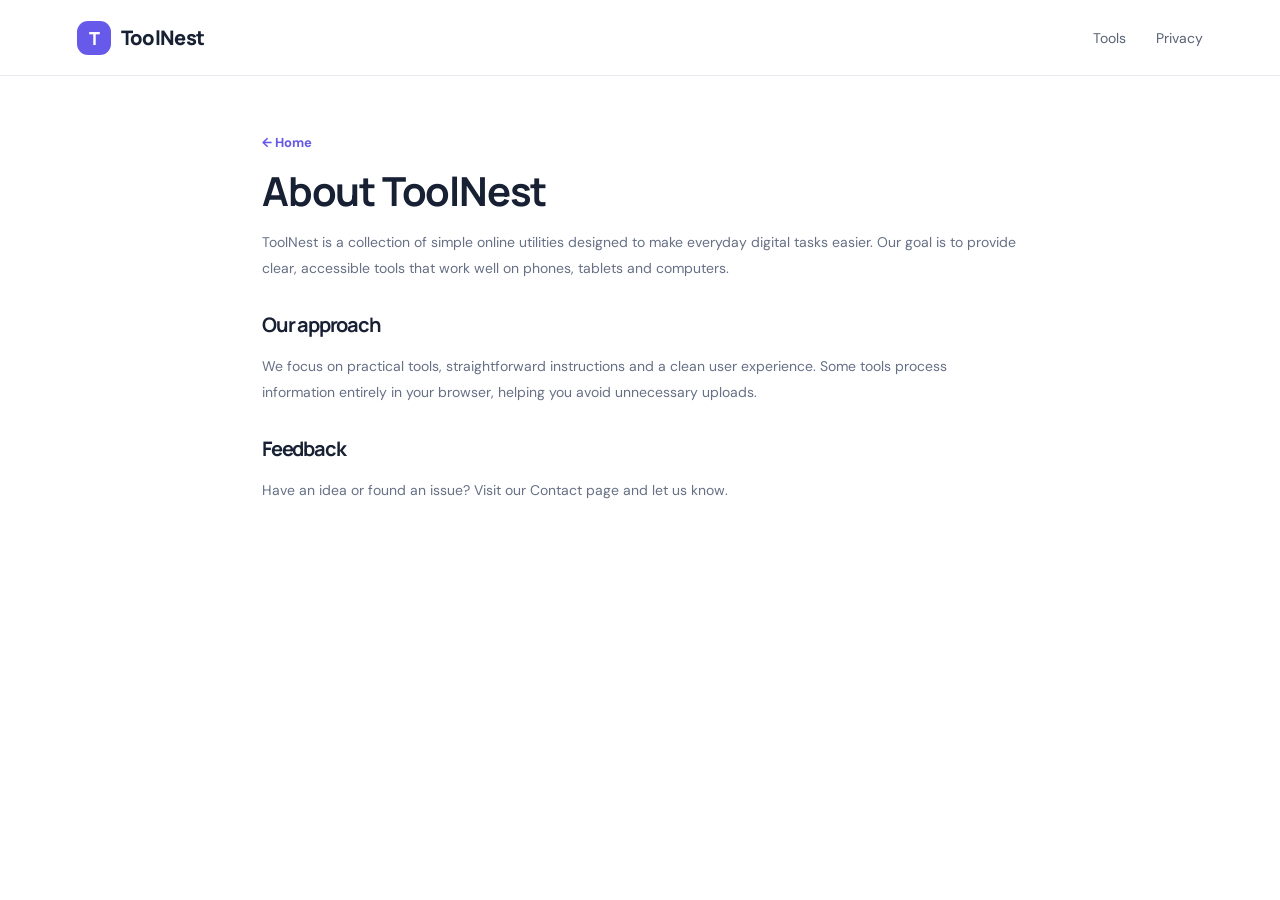
<file: about.html>
<!doctype html><html lang="en"><head><meta charset="utf-8"><meta name="viewport" content="width=device-width,initial-scale=1"><title>About ToolNest</title><link rel="stylesheet" href="styles.css"></head><body><header class="site-header"><a class="brand" href="index.html"><span class="brand-mark">T</span> ToolNest</a><nav><a href="index.html#tools">Tools</a><a href="privacy.html">Privacy</a></nav></header><main class="legal"><a class="back" href="index.html">← Home</a><h1>About ToolNest</h1><p>ToolNest is a collection of simple online utilities designed to make everyday digital tasks easier. Our goal is to provide clear, accessible tools that work well on phones, tablets and computers.</p><h2>Our approach</h2><p>We focus on practical tools, straightforward instructions and a clean user experience. Some tools process information entirely in your browser, helping you avoid unnecessary uploads.</p><h2>Feedback</h2><p>Have an idea or found an issue? Visit our <a href="contact.html">Contact page</a> and let us know.</p></main></body></html>
</file>
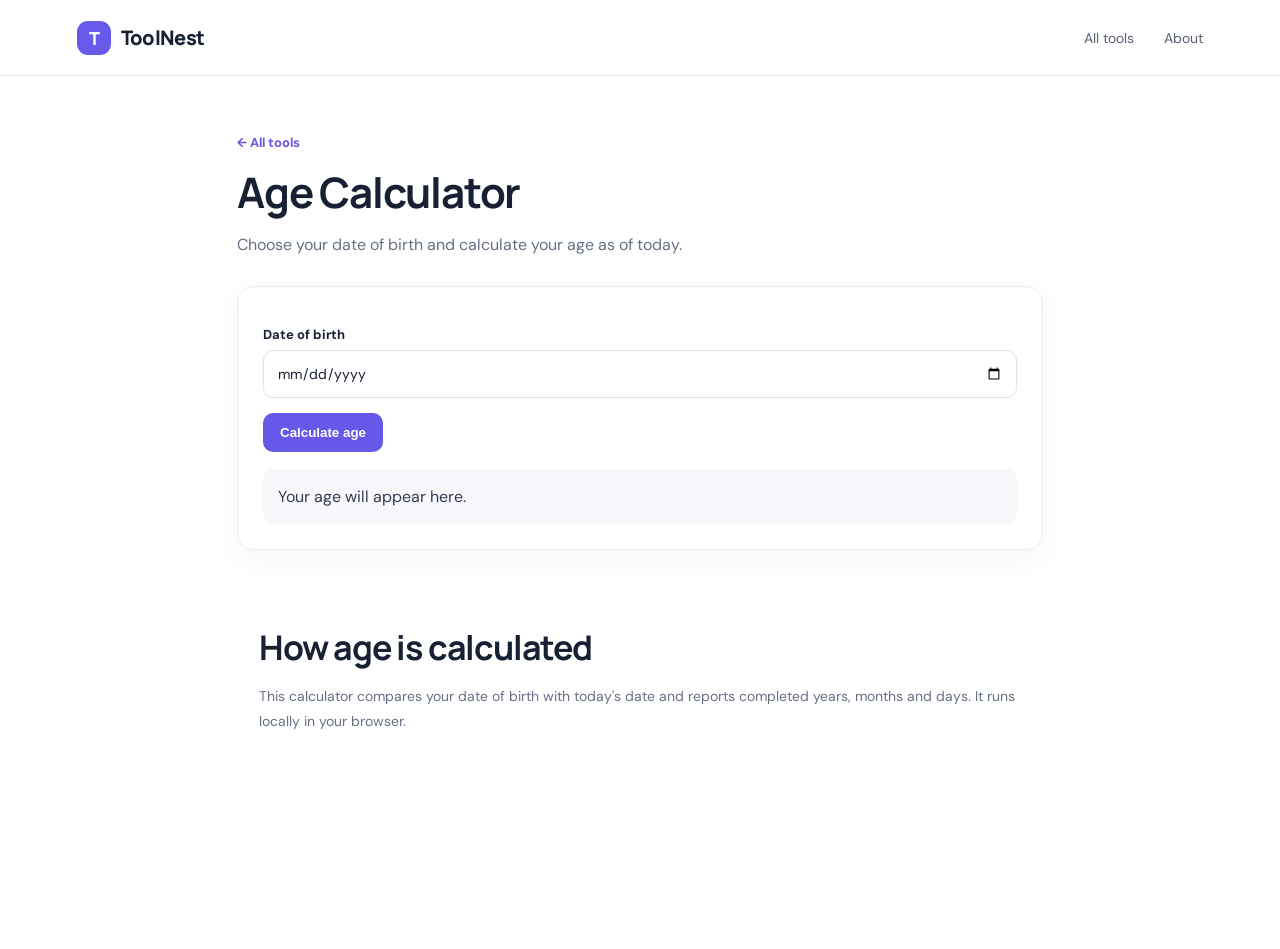
<file: age-calculator.html>
<!doctype html><html lang="en"><head><meta charset="utf-8"><meta name="viewport" content="width=device-width,initial-scale=1"><title>Age Calculator — ToolNest</title><meta name="description" content="Calculate your age in years, months and days using this free online age calculator."><link rel="stylesheet" href="styles.css"></head><body><header class="site-header"><a class="brand" href="index.html"><span class="brand-mark">T</span> ToolNest</a><nav><a href="index.html#tools">All tools</a><a href="about.html">About</a></nav></header><main class="tool-page"><a class="back" href="index.html">← All tools</a><h1>Age Calculator</h1><p class="intro">Choose your date of birth and calculate your age as of today.</p><div class="panel"><label for="dob">Date of birth</label><input id="dob" type="date"><button class="action" id="calc">Calculate age</button><div class="result" id="result" aria-live="polite">Your age will appear here.</div></div><section class="content-section"><h2>How age is calculated</h2><p>This calculator compares your date of birth with today's date and reports completed years, months and days. It runs locally in your browser.</p></section></main><script>document.querySelector('#calc').onclick=()=>{let v=document.querySelector('#dob').value,r=document.querySelector('#result');if(!v){r.textContent='Please select your date of birth.';return}let b=new Date(v+'T00:00:00'),n=new Date();if(b>n){r.textContent='Date of birth cannot be in the future.';return}let y=n.getFullYear()-b.getFullYear(),m=n.getMonth()-b.getMonth(),d=n.getDate()-b.getDate();if(d<0){m--;d+=new Date(n.getFullYear(),n.getMonth(),0).getDate()}if(m<0){y--;m+=12}r.textContent=`Your age is ${y} years, ${m} months and ${d} days.`};</script></body></html>
</file>
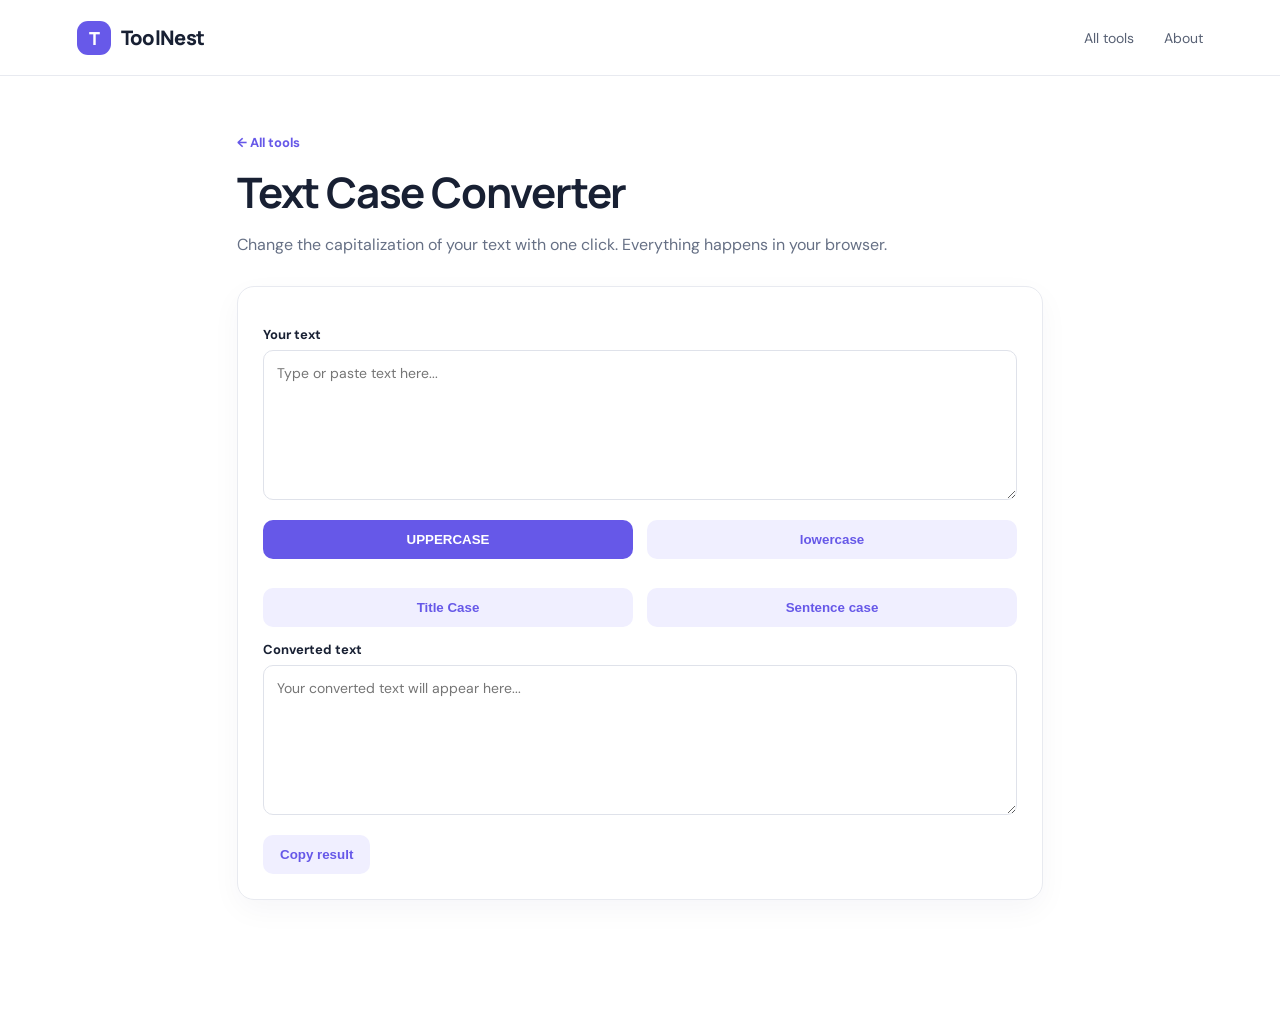
<file: case-converter.html>
<!doctype html><html lang="en"><head><meta charset="utf-8"><meta name="viewport" content="width=device-width,initial-scale=1"><title>Case Converter — ToolNest</title><meta name="description" content="Convert text to uppercase, lowercase, title case and sentence case for free."><link rel="stylesheet" href="styles.css"></head><body><header class="site-header"><a class="brand" href="index.html"><span class="brand-mark">T</span> ToolNest</a><nav><a href="index.html#tools">All tools</a><a href="about.html">About</a></nav></header><main class="tool-page"><a class="back" href="index.html">← All tools</a><h1>Text Case Converter</h1><p class="intro">Change the capitalization of your text with one click. Everything happens in your browser.</p><div class="panel"><label for="source">Your text</label><textarea id="source" placeholder="Type or paste text here..."></textarea><div class="row-fields"><button class="action" data-case="upper">UPPERCASE</button><button class="action secondary" data-case="lower">lowercase</button><button class="action secondary" data-case="title">Title Case</button><button class="action secondary" data-case="sentence">Sentence case</button></div><label for="output">Converted text</label><textarea id="output" readonly placeholder="Your converted text will appear here..."></textarea><button class="action secondary" id="copy">Copy result</button><span class="muted" id="status"></span></div></main><script>const src=document.querySelector('#source'),out=document.querySelector('#output');document.querySelectorAll('[data-case]').forEach(b=>b.onclick=()=>{let s=src.value,c=b.dataset.case;if(c==='upper')out.value=s.toUpperCase();if(c==='lower')out.value=s.toLowerCase();if(c==='title')out.value=s.toLowerCase().replace(/\\b\\w/g,x=>x.toUpperCase());if(c==='sentence')out.value=s.toLowerCase().replace(/(^\\s*\\w|[.!?]\\s+\\w)/g,x=>x.toUpperCase())});document.querySelector('#copy').onclick=async()=>{await navigator.clipboard.writeText(out.value);document.querySelector('#status').textContent='Copied.'};</script></body></html>
</file>
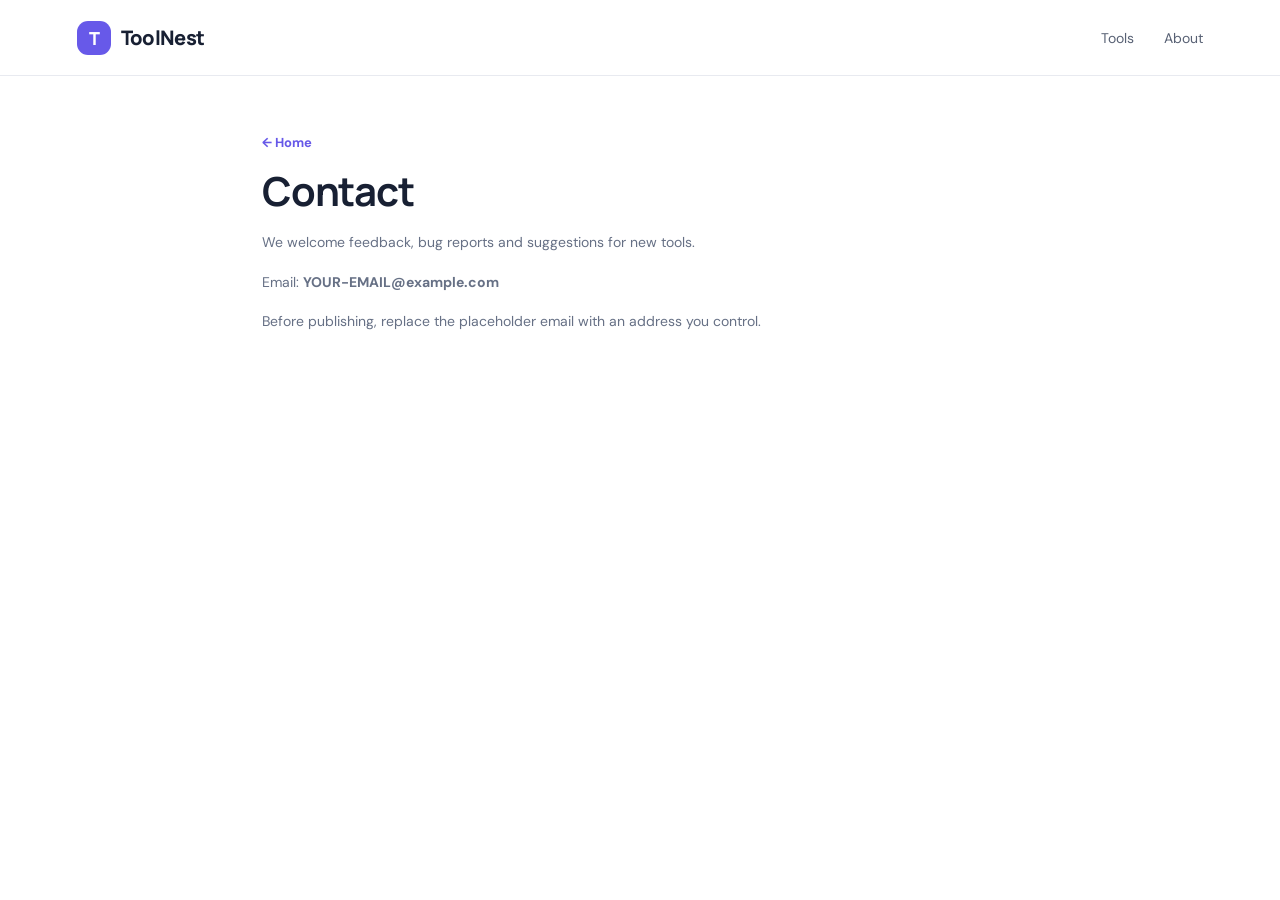
<file: contact.html>
<!doctype html><html lang="en"><head><meta charset="utf-8"><meta name="viewport" content="width=device-width,initial-scale=1"><title>Contact ToolNest</title><link rel="stylesheet" href="styles.css"></head><body><header class="site-header"><a class="brand" href="index.html"><span class="brand-mark">T</span> ToolNest</a><nav><a href="index.html#tools">Tools</a><a href="about.html">About</a></nav></header><main class="legal"><a class="back" href="index.html">← Home</a><h1>Contact</h1><p>We welcome feedback, bug reports and suggestions for new tools.</p><p>Email: <b>YOUR-EMAIL@example.com</b></p><p>Before publishing, replace the placeholder email with an address you control.</p></main></body></html>
</file>
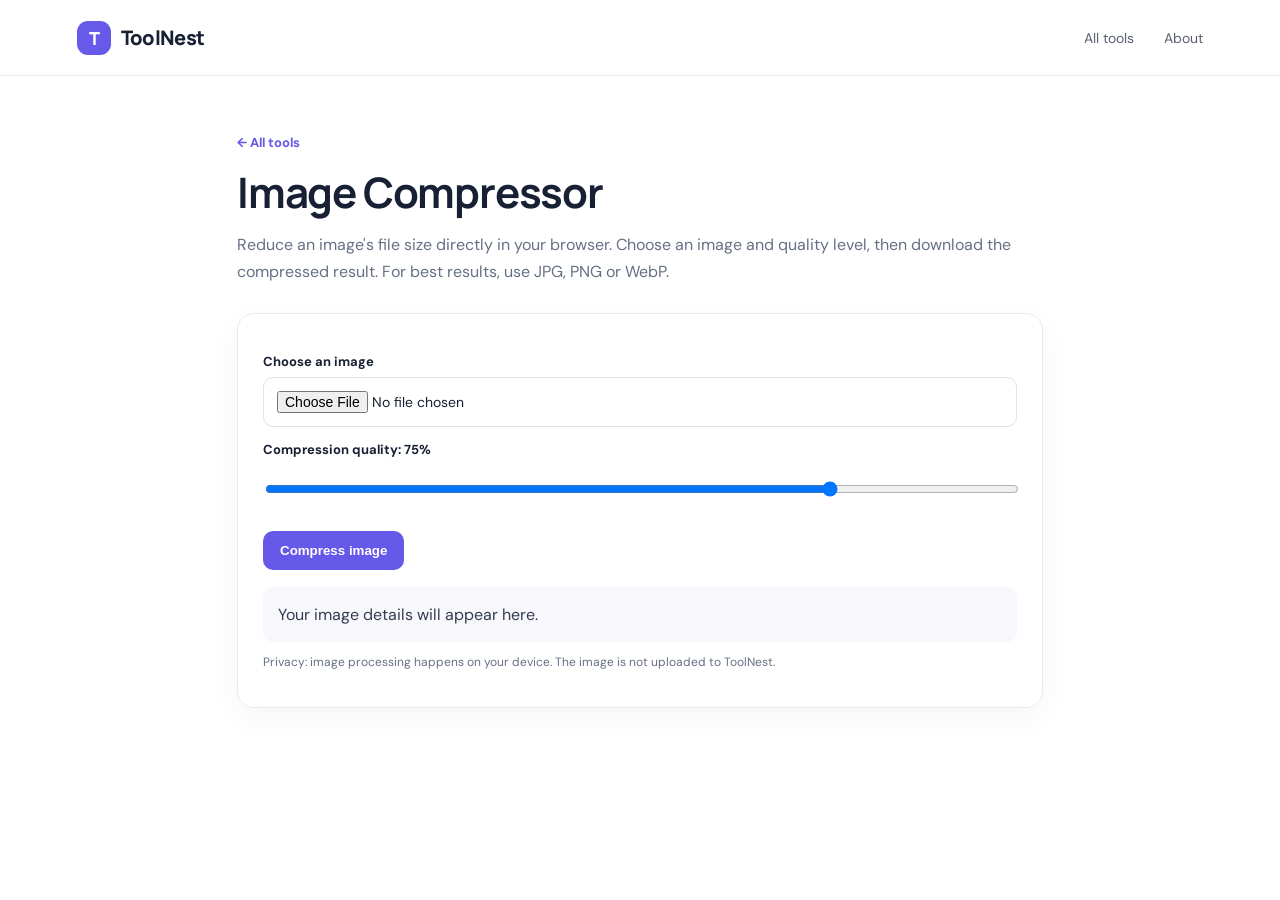
<file: image-compressor.html>
<!doctype html><html lang="en"><head><meta charset="utf-8"><meta name="viewport" content="width=device-width,initial-scale=1"><title>Image Compressor — ToolNest</title><meta name="description" content="Compress JPG, PNG and WebP images in your browser. Adjust quality and download a smaller image."><link rel="stylesheet" href="styles.css"></head><body><header class="site-header"><a class="brand" href="index.html"><span class="brand-mark">T</span> ToolNest</a><nav><a href="index.html#tools">All tools</a><a href="about.html">About</a></nav></header><main class="tool-page"><a class="back" href="index.html">← All tools</a><h1>Image Compressor</h1><p class="intro">Reduce an image's file size directly in your browser. Choose an image and quality level, then download the compressed result. For best results, use JPG, PNG or WebP.</p><div class="panel"><label for="file">Choose an image</label><input class="file-input" id="file" type="file" accept="image/*"><label for="quality">Compression quality: <b id="qval">75%</b></label><input id="quality" type="range" min="10" max="95" value="75"><button class="action" id="compress">Compress image</button><div class="result" id="result">Your image details will appear here.</div><a id="download" class="action secondary" style="display:none" download="toolnest-compressed.jpg">Download compressed image</a><p class="muted">Privacy: image processing happens on your device. The image is not uploaded to ToolNest.</p></div></main><script>let compressedUrl='';const file=document.querySelector('#file'),q=document.querySelector('#quality'),qv=document.querySelector('#qval'),res=document.querySelector('#result'),dl=document.querySelector('#download');q.oninput=()=>qv.textContent=q.value+'%';document.querySelector('#compress').onclick=()=>{let f=file.files[0];if(!f){res.textContent='Please choose an image first.';return}let img=new Image(),url=URL.createObjectURL(f);img.onload=()=>{let c=document.createElement('canvas');c.width=img.naturalWidth;c.height=img.naturalHeight;c.getContext('2d').drawImage(img,0,0);c.toBlob(blob=>{if(!blob){res.textContent='Could not compress this image. Try another format.';return}if(compressedUrl)URL.revokeObjectURL(compressedUrl);compressedUrl=URL.createObjectURL(blob);let saved=Math.max(0,Math.round((1-blob.size/f.size)*100));res.textContent=`Original: ${(f.size/1024).toFixed(1)} KB · Compressed: ${(blob.size/1024).toFixed(1)} KB · Size change: ${saved}%`;dl.href=compressedUrl;dl.style.display='inline-block'},'image/jpeg',Number(q.value)/100);URL.revokeObjectURL(url)};img.onerror=()=>{res.textContent='Unable to read this image.'};img.src=url};</script></body></html>
</file>
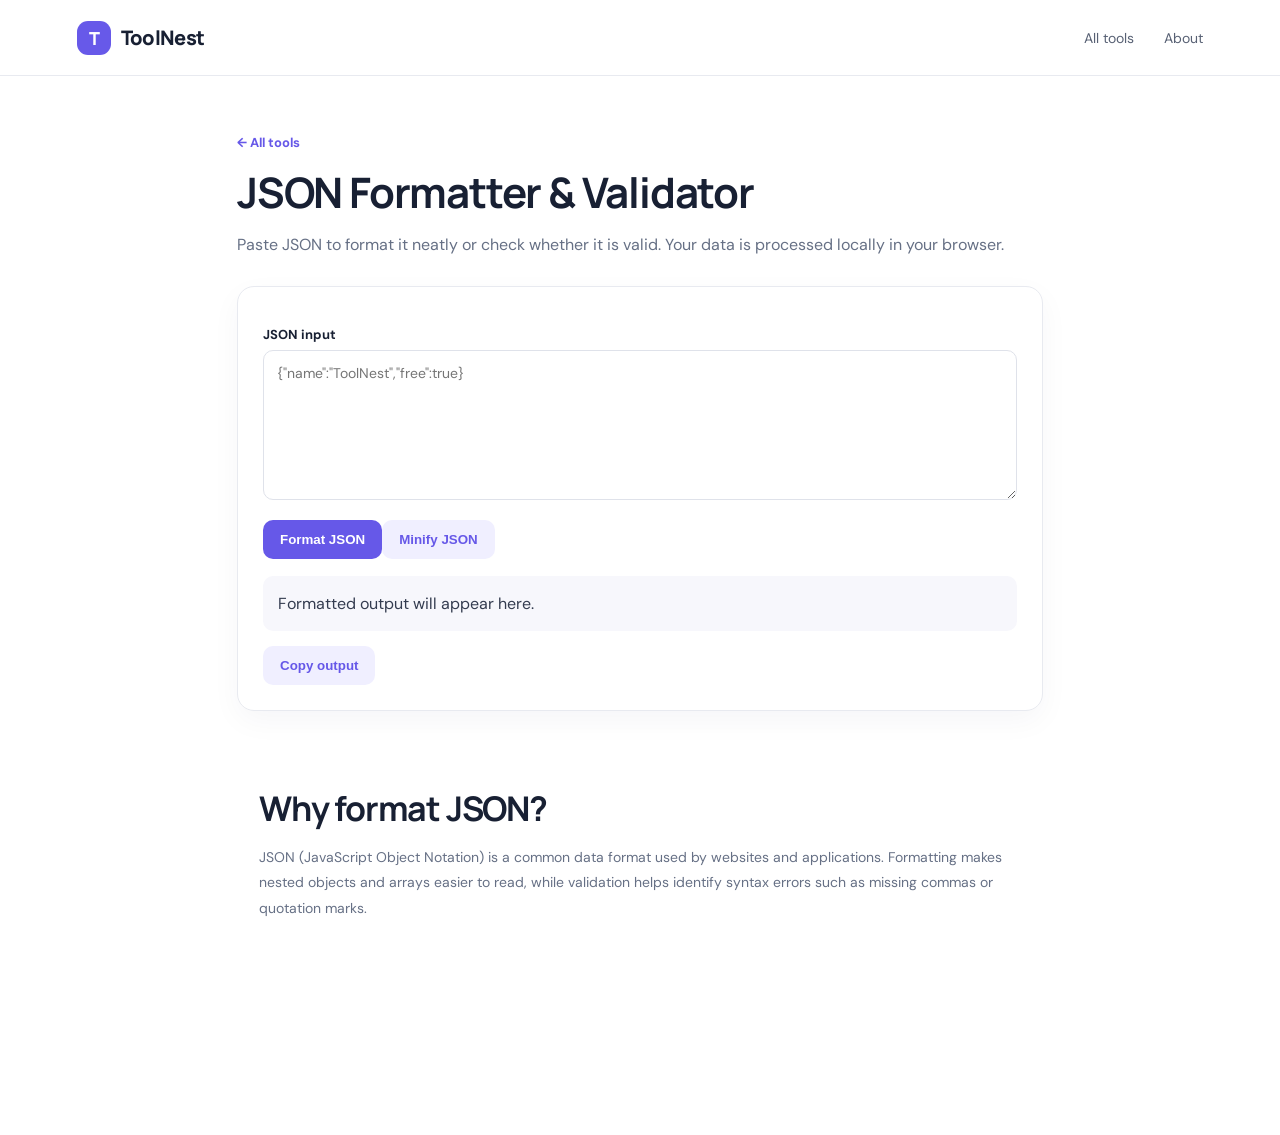
<file: json-formatter.html>
<!doctype html><html lang="en"><head><meta charset="utf-8"><meta name="viewport" content="width=device-width,initial-scale=1"><title>JSON Formatter & Validator — ToolNest</title><meta name="description" content="Format and validate JSON data with this free browser-based JSON formatter."><link rel="stylesheet" href="styles.css"></head><body><header class="site-header"><a class="brand" href="index.html"><span class="brand-mark">T</span> ToolNest</a><nav><a href="index.html#tools">All tools</a><a href="about.html">About</a></nav></header><main class="tool-page"><a class="back" href="index.html">← All tools</a><h1>JSON Formatter & Validator</h1><p class="intro">Paste JSON to format it neatly or check whether it is valid. Your data is processed locally in your browser.</p><div class="panel"><label for="json">JSON input</label><textarea id="json" placeholder='{"name":"ToolNest","free":true}'></textarea><button class="action" id="format">Format JSON</button><button class="action secondary" id="minify">Minify JSON</button><div class="result" id="result" aria-live="polite">Formatted output will appear here.</div><button class="action secondary" id="copy">Copy output</button></div><section class="content-section"><h2>Why format JSON?</h2><p>JSON (JavaScript Object Notation) is a common data format used by websites and applications. Formatting makes nested objects and arrays easier to read, while validation helps identify syntax errors such as missing commas or quotation marks.</p></section></main><script>let output='';const box=document.querySelector('#result'),input=document.querySelector('#json');function run(space){try{let obj=JSON.parse(input.value);output=JSON.stringify(obj,null,space);box.textContent=output}catch(e){output='';box.textContent='Invalid JSON: '+e.message}}document.querySelector('#format').onclick=()=>run(2);document.querySelector('#minify').onclick=()=>run(0);document.querySelector('#copy').onclick=async()=>{if(output){await navigator.clipboard.writeText(output);box.textContent=output+'\\n\\nCopied to clipboard.'}};</script></body></html>
</file>
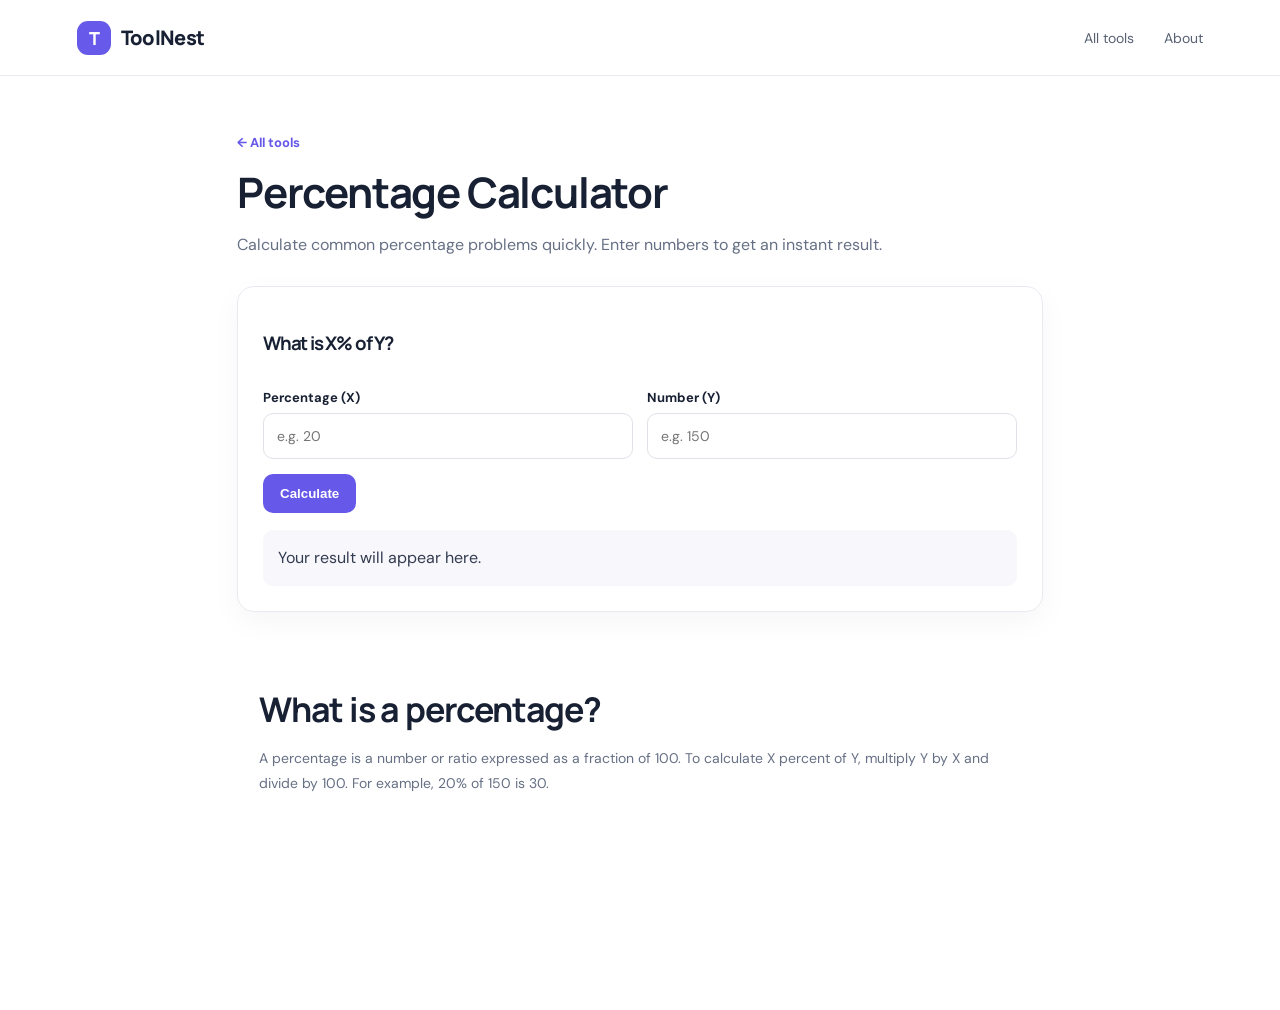
<file: percentage-calculator.html>
<!doctype html><html lang="en"><head><meta charset="utf-8"><meta name="viewport" content="width=device-width,initial-scale=1"><title>Percentage Calculator — ToolNest</title><meta name="description" content="Calculate a percentage, percentage increase or decrease and discount with this free percentage calculator."><link rel="stylesheet" href="styles.css"></head><body><header class="site-header"><a class="brand" href="index.html"><span class="brand-mark">T</span> ToolNest</a><nav><a href="index.html#tools">All tools</a><a href="about.html">About</a></nav></header><main class="tool-page"><a class="back" href="index.html">← All tools</a><h1>Percentage Calculator</h1><p class="intro">Calculate common percentage problems quickly. Enter numbers to get an instant result.</p><div class="panel"><h3>What is X% of Y?</h3><div class="row-fields"><div><label for="x">Percentage (X)</label><input id="x" type="number" placeholder="e.g. 20"></div><div><label for="y">Number (Y)</label><input id="y" type="number" placeholder="e.g. 150"></div></div><button class="action" id="calc">Calculate</button><div class="result" id="result" aria-live="polite">Your result will appear here.</div></div><section class="content-section"><h2>What is a percentage?</h2><p>A percentage is a number or ratio expressed as a fraction of 100. To calculate X percent of Y, multiply Y by X and divide by 100. For example, 20% of 150 is 30.</p></section></main><script>document.querySelector('#calc').onclick=()=>{let x=Number(document.querySelector('#x').value),y=Number(document.querySelector('#y').value);document.querySelector('#result').textContent=document.querySelector('#x').value===''||document.querySelector('#y').value===''?'Please enter both numbers.':`${x}% of ${y} = ${(x*y/100).toLocaleString(undefined,{maximumFractionDigits:6})}`};</script></body></html>
</file>
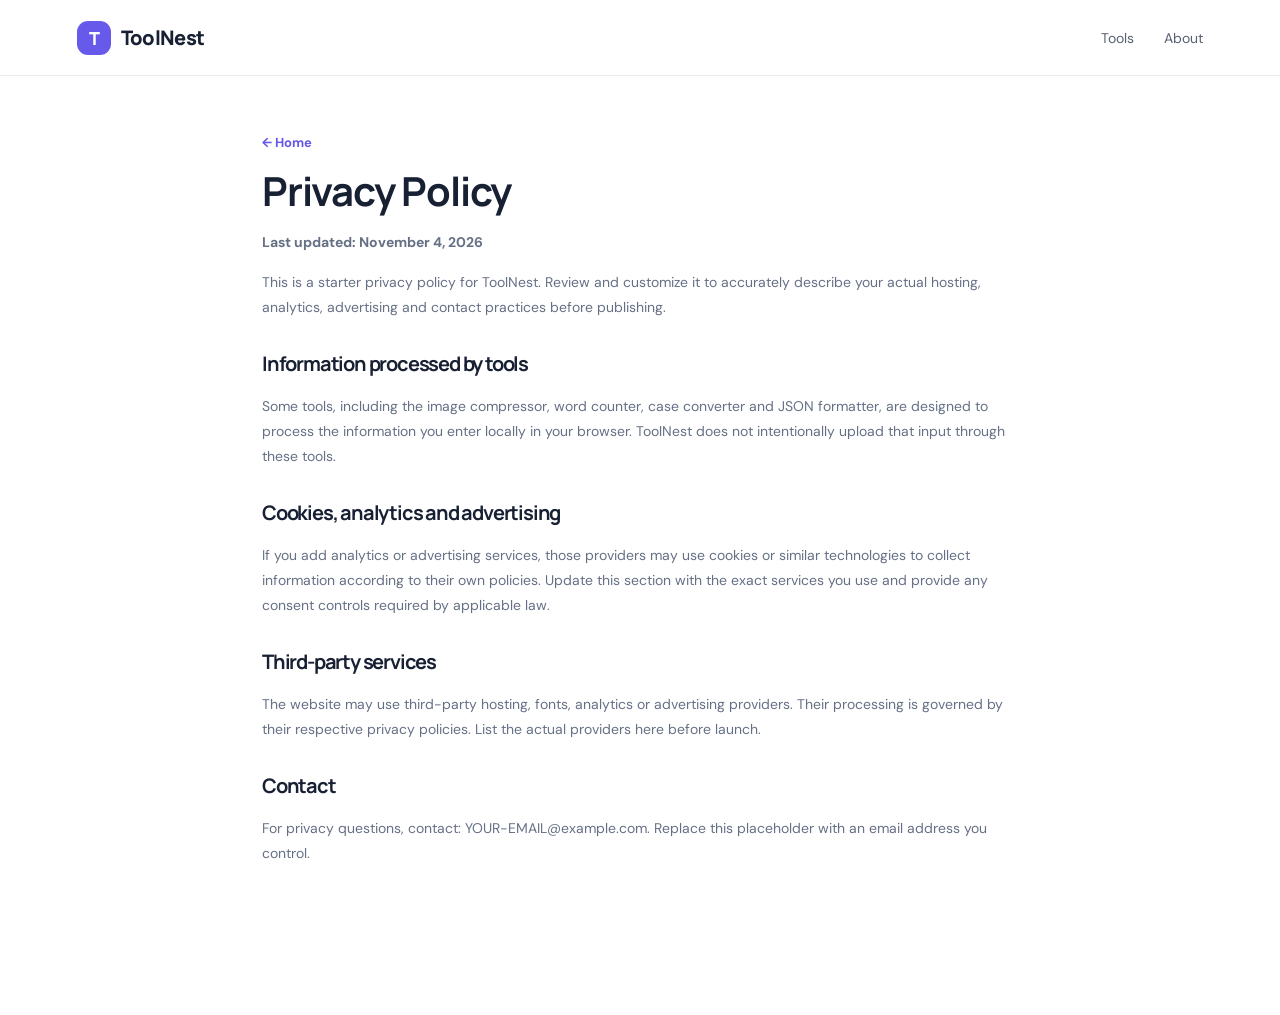
<file: privacy.html>
<!doctype html><html lang="en"><head><meta charset="utf-8"><meta name="viewport" content="width=device-width,initial-scale=1"><title>Privacy Policy — ToolNest</title><meta name="description" content="Read the ToolNest privacy policy."><link rel="stylesheet" href="styles.css"></head><body><header class="site-header"><a class="brand" href="index.html"><span class="brand-mark">T</span> ToolNest</a><nav><a href="index.html#tools">Tools</a><a href="about.html">About</a></nav></header><main class="legal"><a class="back" href="index.html">← Home</a><h1>Privacy Policy</h1><p><b>Last updated: November 4, 2026</b></p><p>This is a starter privacy policy for ToolNest. Review and customize it to accurately describe your actual hosting, analytics, advertising and contact practices before publishing.</p><h2>Information processed by tools</h2><p>Some tools, including the image compressor, word counter, case converter and JSON formatter, are designed to process the information you enter locally in your browser. ToolNest does not intentionally upload that input through these tools.</p><h2>Cookies, analytics and advertising</h2><p>If you add analytics or advertising services, those providers may use cookies or similar technologies to collect information according to their own policies. Update this section with the exact services you use and provide any consent controls required by applicable law.</p><h2>Third-party services</h2><p>The website may use third-party hosting, fonts, analytics or advertising providers. Their processing is governed by their respective privacy policies. List the actual providers here before launch.</p><h2>Contact</h2><p>For privacy questions, contact: YOUR-EMAIL@example.com. Replace this placeholder with an email address you control.</p></main></body></html>
</file>
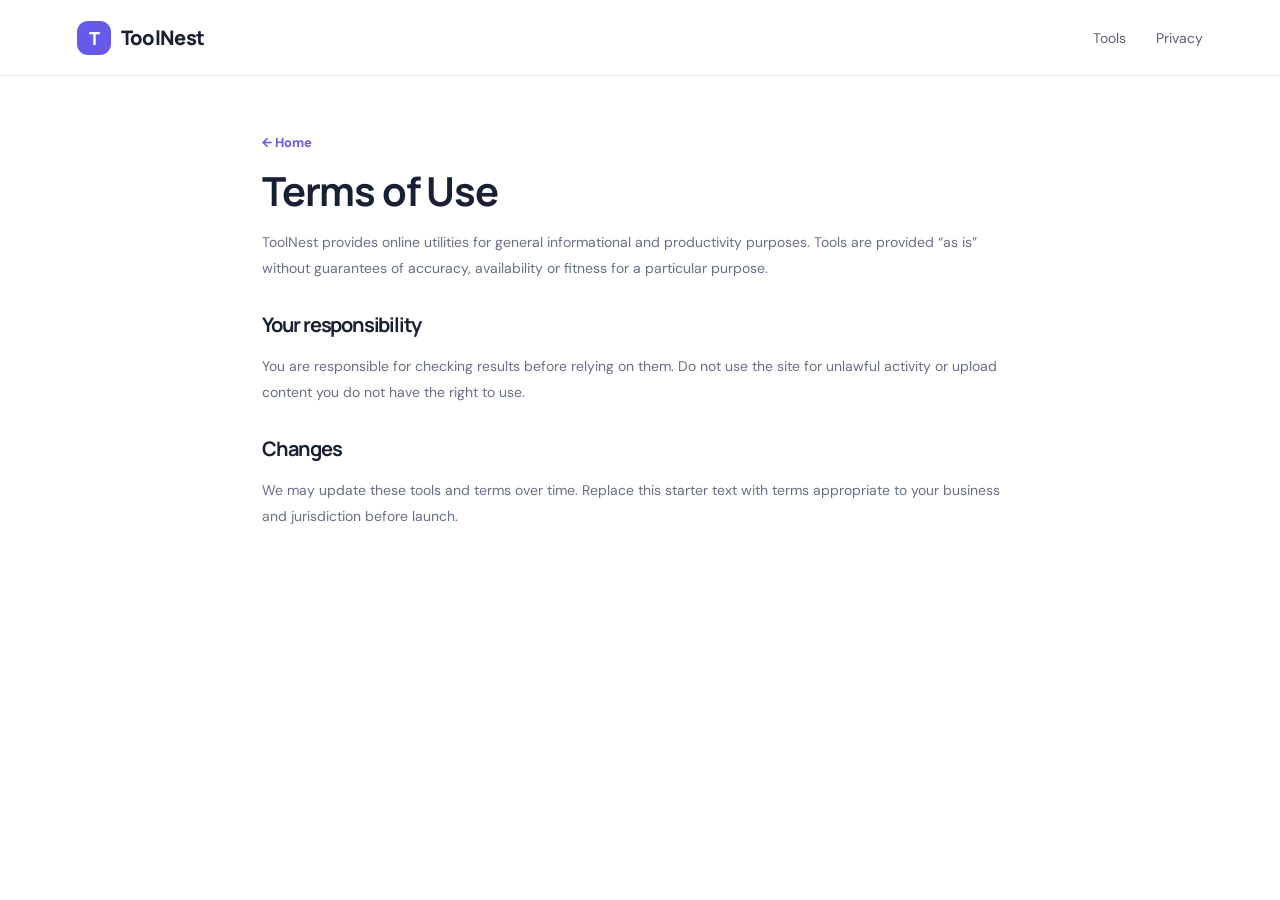
<file: terms.html>
<!doctype html><html lang="en"><head><meta charset="utf-8"><meta name="viewport" content="width=device-width,initial-scale=1"><title>Terms of Use — ToolNest</title><link rel="stylesheet" href="styles.css"></head><body><header class="site-header"><a class="brand" href="index.html"><span class="brand-mark">T</span> ToolNest</a><nav><a href="index.html#tools">Tools</a><a href="privacy.html">Privacy</a></nav></header><main class="legal"><a class="back" href="index.html">← Home</a><h1>Terms of Use</h1><p>ToolNest provides online utilities for general informational and productivity purposes. Tools are provided “as is” without guarantees of accuracy, availability or fitness for a particular purpose.</p><h2>Your responsibility</h2><p>You are responsible for checking results before relying on them. Do not use the site for unlawful activity or upload content you do not have the right to use.</p><h2>Changes</h2><p>We may update these tools and terms over time. Replace this starter text with terms appropriate to your business and jurisdiction before launch.</p></main></body></html>
</file>
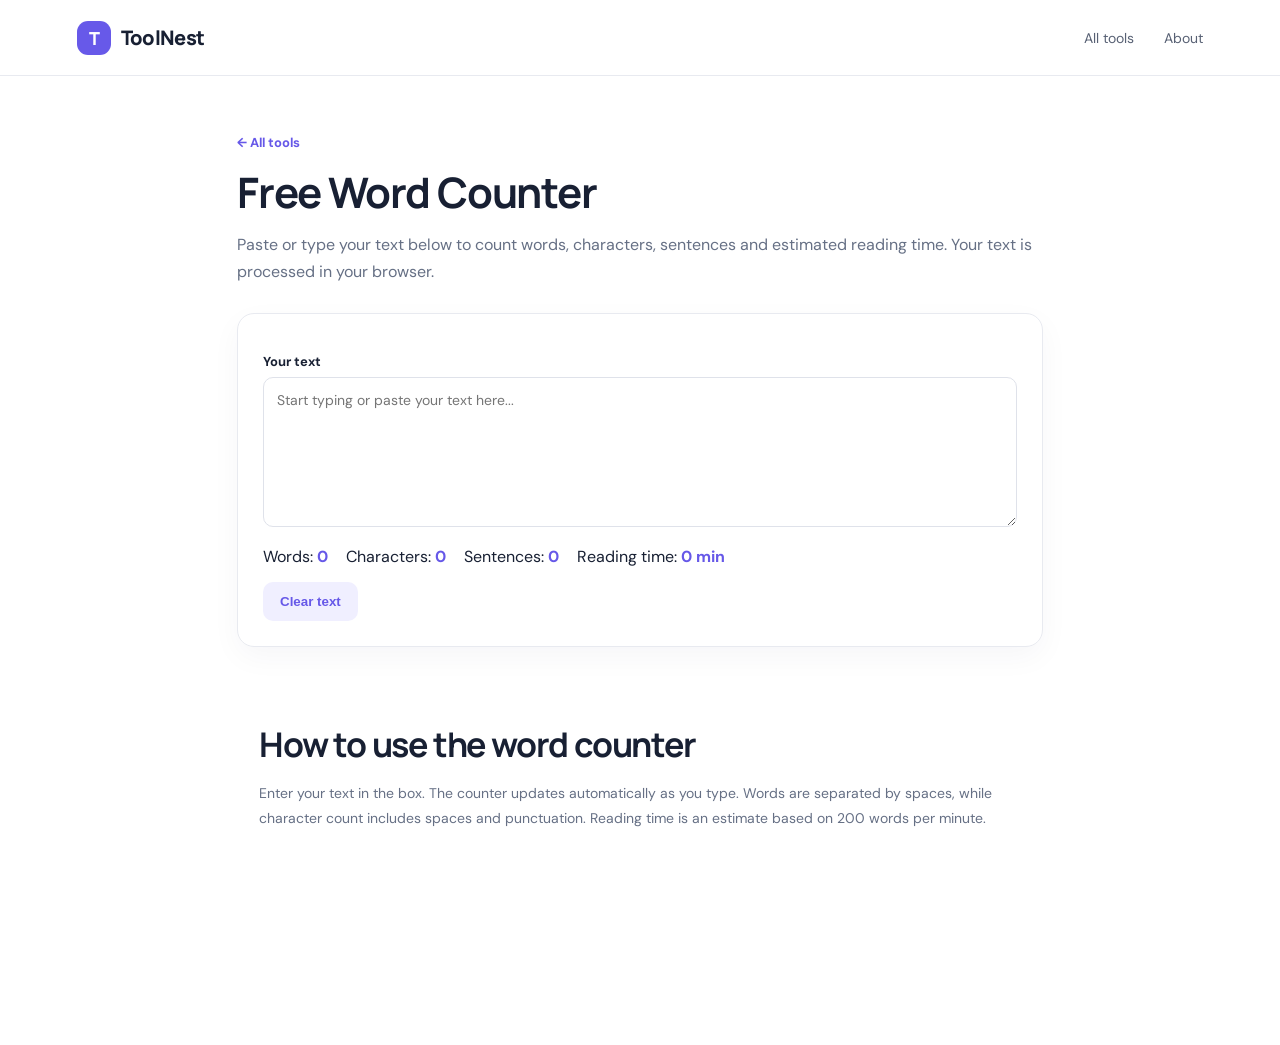
<file: word-counter.html>
<!doctype html><html lang="en"><head><meta charset="utf-8"><meta name="viewport" content="width=device-width,initial-scale=1"><title>Free Word Counter — ToolNest</title><meta name="description" content="Count words, characters, sentences and reading time with this free online word counter."><link rel="stylesheet" href="styles.css"></head><body><header class="site-header"><a class="brand" href="index.html"><span class="brand-mark">T</span> ToolNest</a><nav><a href="index.html#tools">All tools</a><a href="about.html">About</a></nav></header><main class="tool-page"><a class="back" href="index.html">← All tools</a><h1>Free Word Counter</h1><p class="intro">Paste or type your text below to count words, characters, sentences and estimated reading time. Your text is processed in your browser.</p><div class="panel"><label for="text">Your text</label><textarea id="text" placeholder="Start typing or paste your text here..."></textarea><div class="stats"><span>Words: <b id="words">0</b></span><span>Characters: <b id="chars">0</b></span><span>Sentences: <b id="sentences">0</b></span><span>Reading time: <b id="reading">0 min</b></span></div><button class="action secondary" id="clear">Clear text</button></div><section class="content-section"><h2>How to use the word counter</h2><p>Enter your text in the box. The counter updates automatically as you type. Words are separated by spaces, while character count includes spaces and punctuation. Reading time is an estimate based on 200 words per minute.</p></section></main><script>const t=document.querySelector('#text');function update(){let s=t.value.trim();document.querySelector('#words').textContent=s?s.split(/\\s+/).length:0;document.querySelector('#chars').textContent=t.value.length;document.querySelector('#sentences').textContent=s?(s.match(/[.!?]+(?=\\s|$)/g)||[]).length||1:0;let n=s?s.split(/\\s+/).length:0;document.querySelector('#reading').textContent=n?Math.max(1,Math.ceil(n/200))+' min':'0 min'}t.addEventListener('input',update);document.querySelector('#clear').onclick=()=>{t.value='';update()};</script></body></html>
</file>
<file: styles.css>
@import url('https://fonts.googleapis.com/css2?family=DM+Sans:wght@400;500;600;700&family=Manrope:wght@400;500;600;700;800&display=swap');
:root{--ink:#182033;--muted:#667085;--line:#e8eaf0;--purple:#6658e8;--bg:#fbfbfe}
*{box-sizing:border-box}html{scroll-behavior:smooth}body{margin:0;background:#fff;color:var(--ink);font-family:'DM Sans',sans-serif}a{color:inherit;text-decoration:none}.site-header{height:76px;display:flex;align-items:center;justify-content:space-between;padding:0 max(6vw,22px);border-bottom:1px solid var(--line);background:#fff}.brand{display:flex;align-items:center;gap:10px;font:800 20px Manrope,sans-serif;letter-spacing:-.7px}.brand-mark{display:grid;place-items:center;width:34px;height:34px;background:#6759e9;color:white;border-radius:11px;font-size:18px}.site-header nav{display:flex;gap:30px;color:#586174;font-size:14px}.site-header nav a:hover,.footer-links a:hover{color:var(--purple)}
.hero{padding:94px 22px 76px;text-align:center;background:radial-gradient(ellipse at 50% 0%,#f0efff 0%,#fff 64%)}.eyebrow{font-size:11px;letter-spacing:1.8px;font-weight:700;color:var(--purple)}h1,h2,h3{font-family:Manrope,sans-serif;letter-spacing:-1.2px}h1{font-size:clamp(42px,7vw,70px);line-height:1.06;margin:18px 0}h1 span{color:var(--purple)}.hero p{max-width:590px;margin:0 auto;color:var(--muted);font-size:17px;line-height:1.7}.primary-btn{display:inline-flex;gap:25px;align-items:center;margin-top:28px;padding:15px 21px;background:var(--purple);color:#fff;border-radius:12px;font-weight:700;box-shadow:0 8px 20px #6658e833}.primary-btn:hover{transform:translateY(-1px)}.hero-note{margin-top:25px;color:#7b8495;font-size:12px}.dot{display:inline-block;width:7px;height:7px;background:#31b78b;border-radius:50%;margin-right:7px}.ad-slot{max-width:970px;min-height:92px;margin:28px auto 55px;border:1px dashed #d8dbe5;border-radius:12px;display:flex;flex-direction:column;align-items:center;justify-content:center;color:#a0a6b3;gap:5px}.ad-slot span{font-size:10px;text-transform:uppercase;letter-spacing:1.4px}.ad-slot small{font-size:12px}
.tools-section,.why-section,.content-section{max-width:1120px;margin:0 auto;padding:30px 22px 76px}.section-heading{display:flex;justify-content:space-between;align-items:end;margin-bottom:25px}.section-heading h2,.why-section h2,.content-section h2{font-size:34px;margin:9px 0 0}.tool-count{color:#8a91a0;font-size:13px}.tool-grid{display:grid;grid-template-columns:repeat(3,1fr);gap:17px}.tool-card{padding:24px;border:1px solid var(--line);border-radius:17px;transition:.2s;background:#fff}.tool-card:hover{transform:translateY(-4px);box-shadow:0 14px 35px #20294a0d;border-color:#d8d3ff}.tool-icon{width:44px;height:44px;border-radius:13px;display:grid;place-items:center;font-weight:800;font-size:18px}.purple{background:#f0edff;color:#6858e8}.blue{background:#eaf3ff;color:#3679cf}.orange{background:#fff2e6;color:#d78029}.green{background:#e8f8f1;color:#249b6b}.pink{background:#fff0f5;color:#d45c8d}.teal{background:#e8f8f8;color:#229c9c}.tool-card h3{font-size:18px;margin:18px 0 8px;letter-spacing:-.4px}.tool-card p{font-size:13px;color:var(--muted);line-height:1.65;min-height:43px}.tool-card a{display:inline-flex;gap:12px;color:var(--purple);font-size:13px;font-weight:700;margin-top:10px}.why-section{background:#f8f8fc;max-width:none;padding:60px max(calc((100% - 1076px)/2),22px)}.why-section h2{margin-bottom:28px}.benefits{display:grid;grid-template-columns:repeat(3,1fr);gap:25px}.benefits b{font:700 16px Manrope}.benefits p,.content-section p{color:var(--muted);font-size:14px;line-height:1.8}.content-section{padding-top:65px;padding-bottom:65px}.content-section p{max-width:800px}footer{border-top:1px solid var(--line);padding:30px max(6vw,22px);display:flex;align-items:center;justify-content:space-between;gap:20px;flex-wrap:wrap}.footer-links{display:flex;gap:20px;font-size:12px;color:var(--muted)}footer small{width:100%;color:#9aa1af;font-size:11px}
.tool-page{max-width:850px;margin:55px auto;padding:0 22px 80px}.back{color:var(--purple);font-size:13px;font-weight:700}.tool-page h1{font-size:42px;margin:18px 0 8px}.tool-page .intro{color:var(--muted);line-height:1.7}.panel{margin-top:28px;padding:25px;border:1px solid var(--line);border-radius:17px;box-shadow:0 10px 30px #1e24400a}.panel label{display:block;font-size:13px;font-weight:700;margin:14px 0 7px}.panel textarea,.panel input,.panel select{width:100%;padding:13px;border:1px solid #dfe2ea;border-radius:10px;font:14px 'DM Sans',sans-serif;color:var(--ink);background:#fff}.panel textarea{min-height:150px;resize:vertical}.row-fields{display:grid;grid-template-columns:1fr 1fr;gap:14px}.action{border:0;background:var(--purple);color:#fff;padding:12px 17px;border-radius:10px;font-weight:700;cursor:pointer;margin-top:15px}.action.secondary{background:#f0efff;color:var(--purple)}.result{margin-top:17px;padding:15px;background:#f7f7fc;border-radius:10px;color:#343c50;line-height:1.6;overflow-wrap:anywhere}.muted{color:var(--muted);font-size:12px}.stats{display:flex;gap:18px;flex-wrap:wrap;margin-top:14px}.stats b{color:var(--purple)}.file-input{padding:12px;background:#f8f8fc;border-radius:10px}.legal{max-width:800px;margin:55px auto;padding:0 22px 80px}.legal h1{font-size:40px}.legal h2{font-size:20px;margin-top:30px}.legal p,.legal li{color:var(--muted);line-height:1.8;font-size:14px}
@media(max-width:760px){.tool-grid{grid-template-columns:1fr 1fr}.benefits{grid-template-columns:1fr}.hero{padding-top:70px}.site-header nav{gap:14px;font-size:12px}.section-heading h2{font-size:27px}}
@media(max-width:480px){.tool-grid{grid-template-columns:1fr}.tool-card p{min-height:0}.site-header{height:66px}.brand{font-size:18px}.site-header nav{gap:10px}.site-header nav a:nth-child(2){display:none}.row-fields{grid-template-columns:1fr}.tool-page h1{font-size:34px}}
</file>
